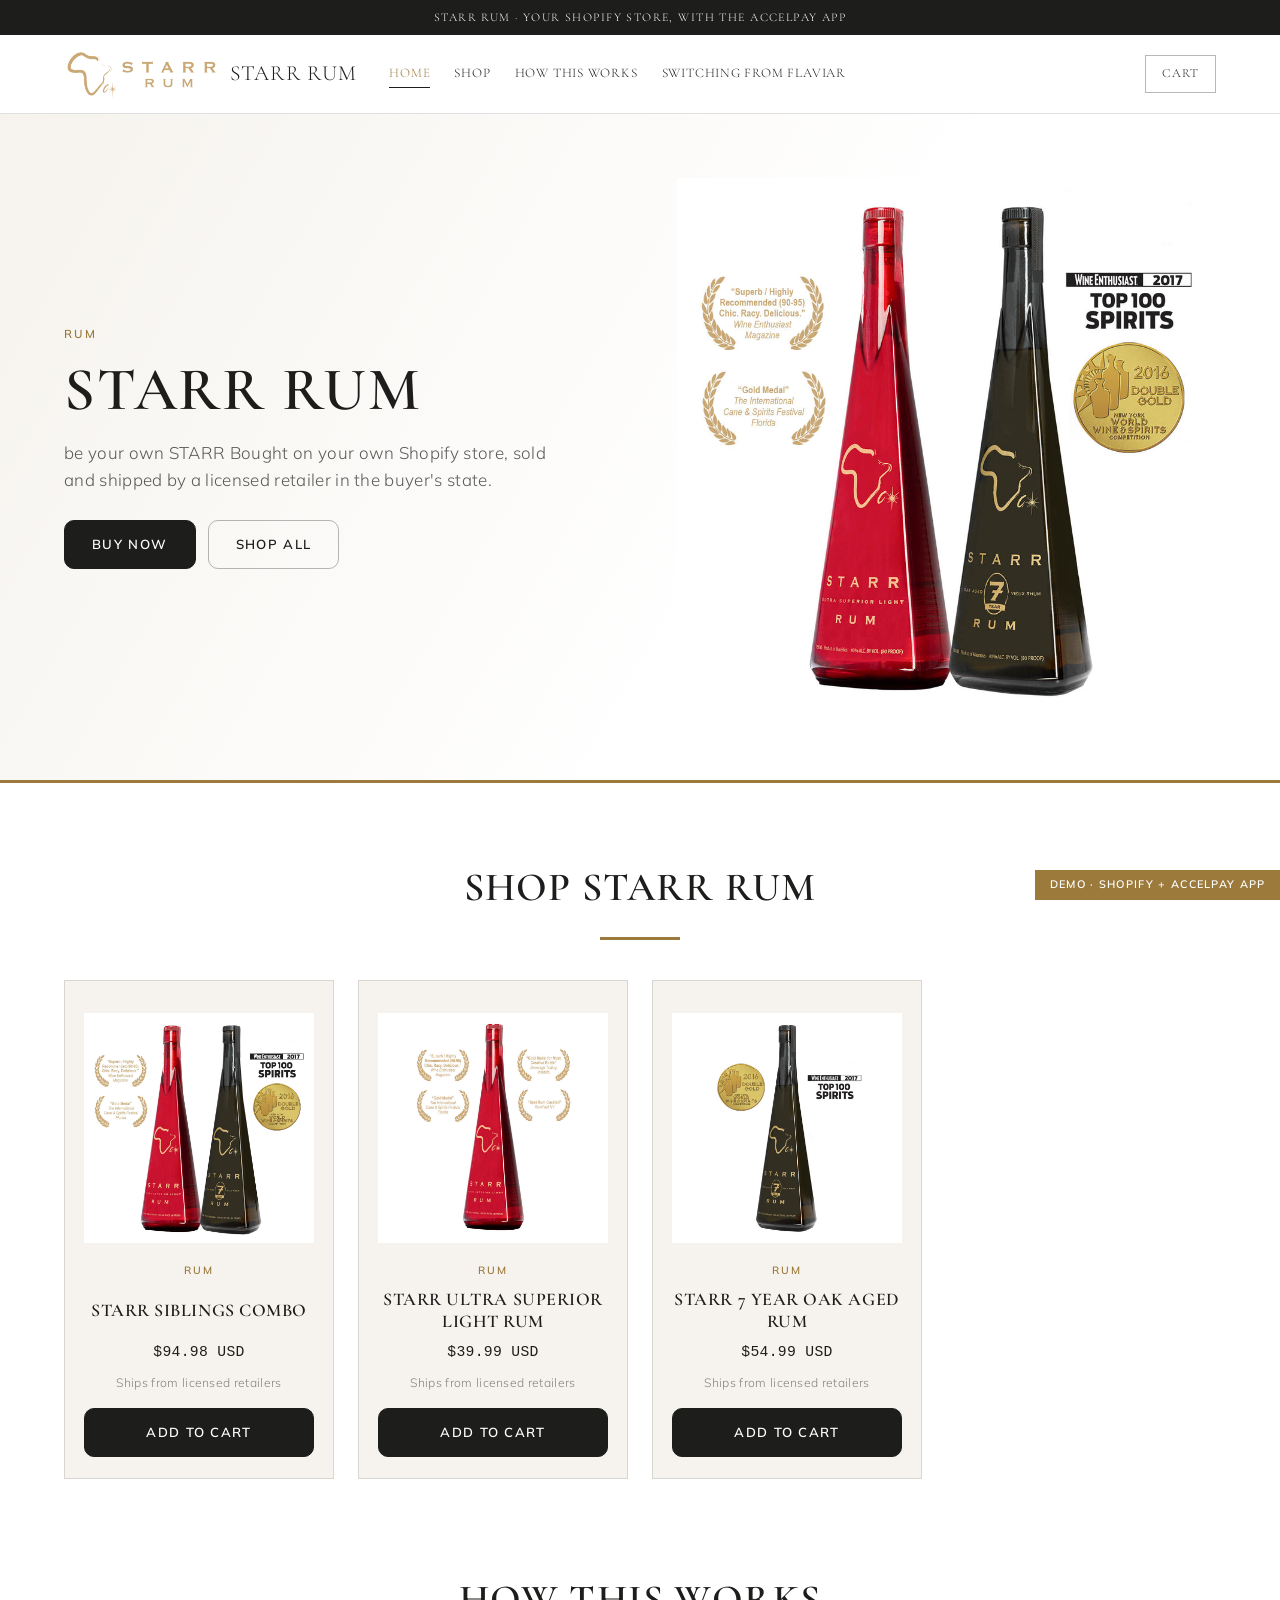
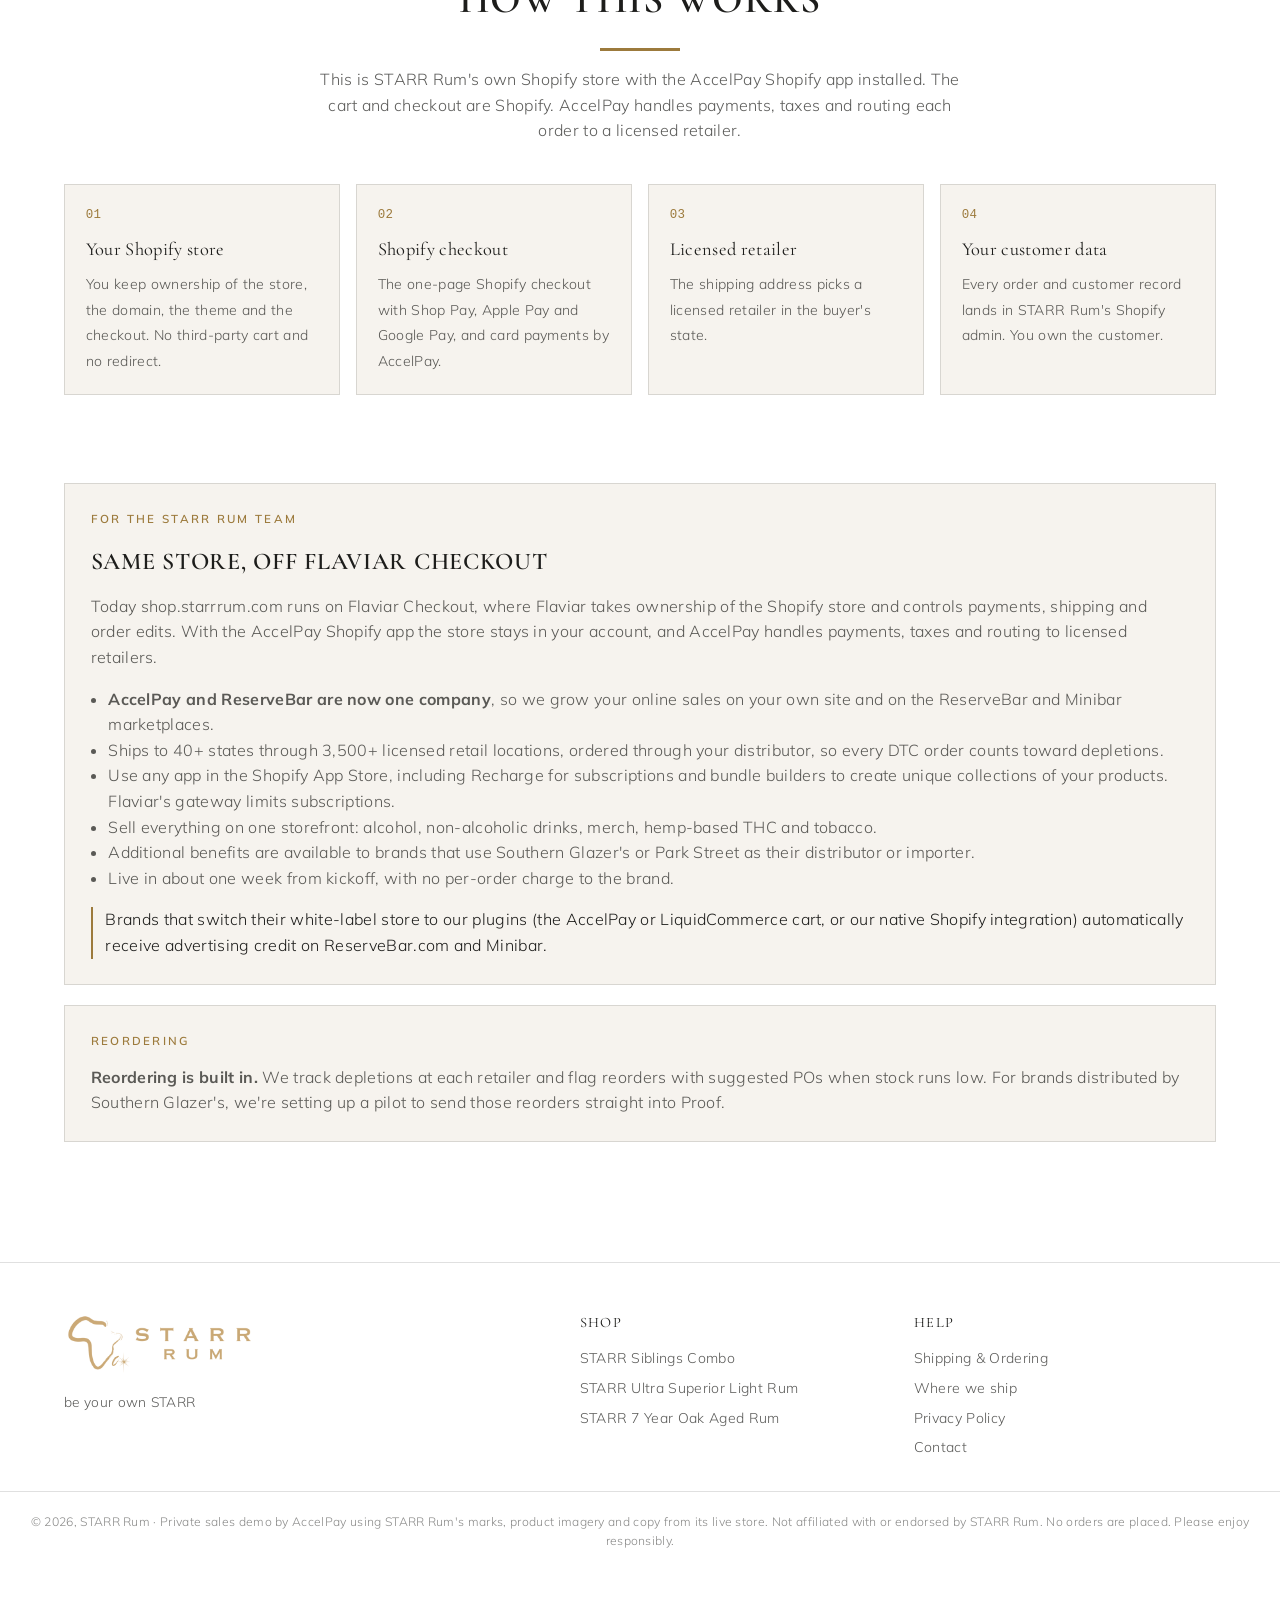
<file: index.html>
<!doctype html>
<html lang="en">
<head>
<meta charset="utf-8">
<meta name="viewport" content="width=device-width,initial-scale=1">
<title>STARR Rum | AccelPay demo</title>
<meta name="robots" content="noindex,nofollow">
<link rel="icon" href="assets/logo.png">
<link rel="preconnect" href="https://fonts.googleapis.com">
<link rel="preconnect" href="https://fonts.gstatic.com" crossorigin>
<link rel="stylesheet" href="https://fonts.googleapis.com/css2?family=Cormorant+Garamond:wght@500;600;700&family=Mulish:wght@300;400;600;700&display=swap">
<link rel="stylesheet" href="styles.css?v=1">
</head>
<body>
<div class="announce">STARR Rum &middot; your Shopify store, with the AccelPay app</div>
<header class="top">
  <div class="hdr">
    <a href="index.html" class="brand-link"><img class="logo" src="assets/logo.png" alt="STARR Rum"><span class="wordmark">STARR Rum</span></a>
    <nav class="main">
      <a href="index.html" aria-current="page">Home</a><a href="index.html#shop">Shop</a><a href="index.html#how">How this works</a><a href="index.html#switch">Switching from Flaviar</a>
    </nav>
    <div class="hdr-actions">
      <button class="burger" id="burger" aria-label="Menu">&#9776;</button>
      <button class="cart-pill" data-cart-toggle aria-label="Open cart">
        <span class="lbl">Cart</span>
        <span class="count" data-cart-count hidden>0</span>
      </button>
    </div>
  </div>
</header>

<section class="hero">
  <div class="hero-inner">
    <div>
      <div class="eyebrow">rum</div>
      <h1>STARR Rum</h1>
      <p>be your own STARR Bought on your own Shopify store, sold and shipped by a licensed retailer in the buyer's state.</p>
      <div style="display:flex;gap:.75rem;flex-wrap:wrap"><a class="btn" href="product.html?p=rum-bundle">Buy now</a><a class="btn ghost" href="#shop">Shop all</a></div>
    </div>
    <div class="shot"><img src="assets/p-rum-bundle.jpg" alt="STARR Siblings Combo"></div>
  </div>
</section>

<section class="band" id="shop">
  <div class="section-head">
    <h2>Shop STARR Rum</h2>
    <div class="rule"></div>
    <p style="font-size:.9rem;color:var(--muted)"></p>
  </div>
  <div class="grid" id="collection-grid"></div>
</section>

<section class="band" id="how" style="padding-top:1rem">
  <div class="section-head">
    <h2>How this works</h2>
    <div class="rule"></div>
    <p>This is STARR Rum's own Shopify store with the AccelPay Shopify app installed. The cart and checkout are Shopify. AccelPay handles payments, taxes and routing each order to a licensed retailer.</p>
  </div>
  <div class="how">
    <div class="step"><span class="n">01</span><b>Your Shopify store</b><span>You keep ownership of the store, the domain, the theme and the checkout. No third-party cart and no redirect.</span></div>
    <div class="step"><span class="n">02</span><b>Shopify checkout</b><span>The one-page Shopify checkout with Shop Pay, Apple Pay and Google Pay, and card payments by AccelPay.</span></div>
    <div class="step"><span class="n">03</span><b>Licensed retailer</b><span>The shipping address picks a licensed retailer in the buyer's state.</span></div>
    <div class="step"><span class="n">04</span><b>Your customer data</b><span>Every order and customer record lands in STARR Rum's Shopify admin. You own the customer.</span></div>
  </div>
</section>

<section class="band" id="switch" style="padding-top:1rem">
  <div class="panel">
    <div class="eyebrow">For the STARR Rum team</div>
    <h2>Same store, off Flaviar Checkout</h2>
    <p style="margin:0 0 1rem">Today shop.starrrum.com runs on Flaviar Checkout, where Flaviar takes ownership of the Shopify store and controls payments, shipping and order edits. With the AccelPay Shopify app the store stays in your account, and AccelPay handles payments, taxes and routing to licensed retailers.</p>
    <ul style="margin:0 0 1rem;padding-left:1.1rem"><li><b>AccelPay and ReserveBar are now one company</b>, so we grow your online sales on your own site and on the ReserveBar and Minibar marketplaces.</li><li>Ships to 40+ states through 3,500+ licensed retail locations, ordered through your distributor, so every DTC order counts toward depletions.</li><li>Use any app in the Shopify App Store, including Recharge for subscriptions and bundle builders to create unique collections of your products. Flaviar's gateway limits subscriptions.</li><li>Sell everything on one storefront: alcohol, non-alcoholic drinks, merch, hemp-based THC and tobacco.</li><li>Additional benefits are available to brands that use Southern Glazer's or Park Street as their distributor or importer.</li><li>Live in about one week from kickoff, with no per-order charge to the brand.</li></ul>
    <p class="credit">Brands that switch their white-label store to our plugins (the AccelPay or LiquidCommerce cart, or our native Shopify integration) automatically receive advertising credit on ReserveBar.com and Minibar.</p>
  </div>
  <div class="panel">
    <div class="eyebrow">Reordering</div>
    <p style="margin:0" class="reorder"><b>Reordering is built in.</b> We track depletions at each retailer and flag reorders with suggested POs when stock runs low. For brands distributed by Southern Glazer's, we're setting up a pilot to send those reorders straight into Proof.</p>
  </div>
</section>
<footer class="site">
  <div class="ft">
    <div>
      <img src="assets/logo.png" alt="STARR Rum" style="height:64px;width:auto">
      <p style="font-size:.86rem;margin-top:1rem;max-width:24rem;color:var(--muted)">be your own STARR</p>
    </div>
    <div><h4>Shop</h4><ul><li><a href="product.html?p=rum-bundle">STARR Siblings Combo</a></li><li><a href="product.html?p=ultra-superior-light-rum">STARR Ultra Superior Light Rum</a></li><li><a href="product.html?p=oak-age-7yr-vieux-rhum-rum">STARR 7 Year Oak Aged Rum</a></li></ul></div>
    <div><h4>Help</h4><ul>
      <li><a href="index.html#how">Shipping &amp; Ordering</a></li>
      <li><a href="index.html#how">Where we ship</a></li>
      <li><a href="#">Privacy Policy</a></li>
      <li><a href="#">Contact</a></li></ul></div>
  </div>
  <div class="legal-row">
    &copy; 2026, STARR Rum &middot; Private sales demo by AccelPay using STARR Rum's marks, product imagery and copy from its live store. Not affiliated with or endorsed by STARR Rum.
    No orders are placed. Please enjoy responsibly.
  </div>
</footer>

<div class="scrim" id="scrim"></div>
<aside class="drawer" id="drawer" aria-label="Your cart">
  <div class="dh"><h2>Your cart</h2><button class="x" id="drawer-close" aria-label="Close">&times;</button></div>
  <div class="cols"><span>Product</span><span>Total</span></div>
  <div class="items" id="drawer-items"></div>
  <div class="df" id="drawer-foot"></div>
</aside>
<div class="ribbon">Demo &middot; Shopify + AccelPay app</div>
<script src="data.js?v=1"></script>
<script src="app.js?v=1"></script>
</body>
</html>
</file>
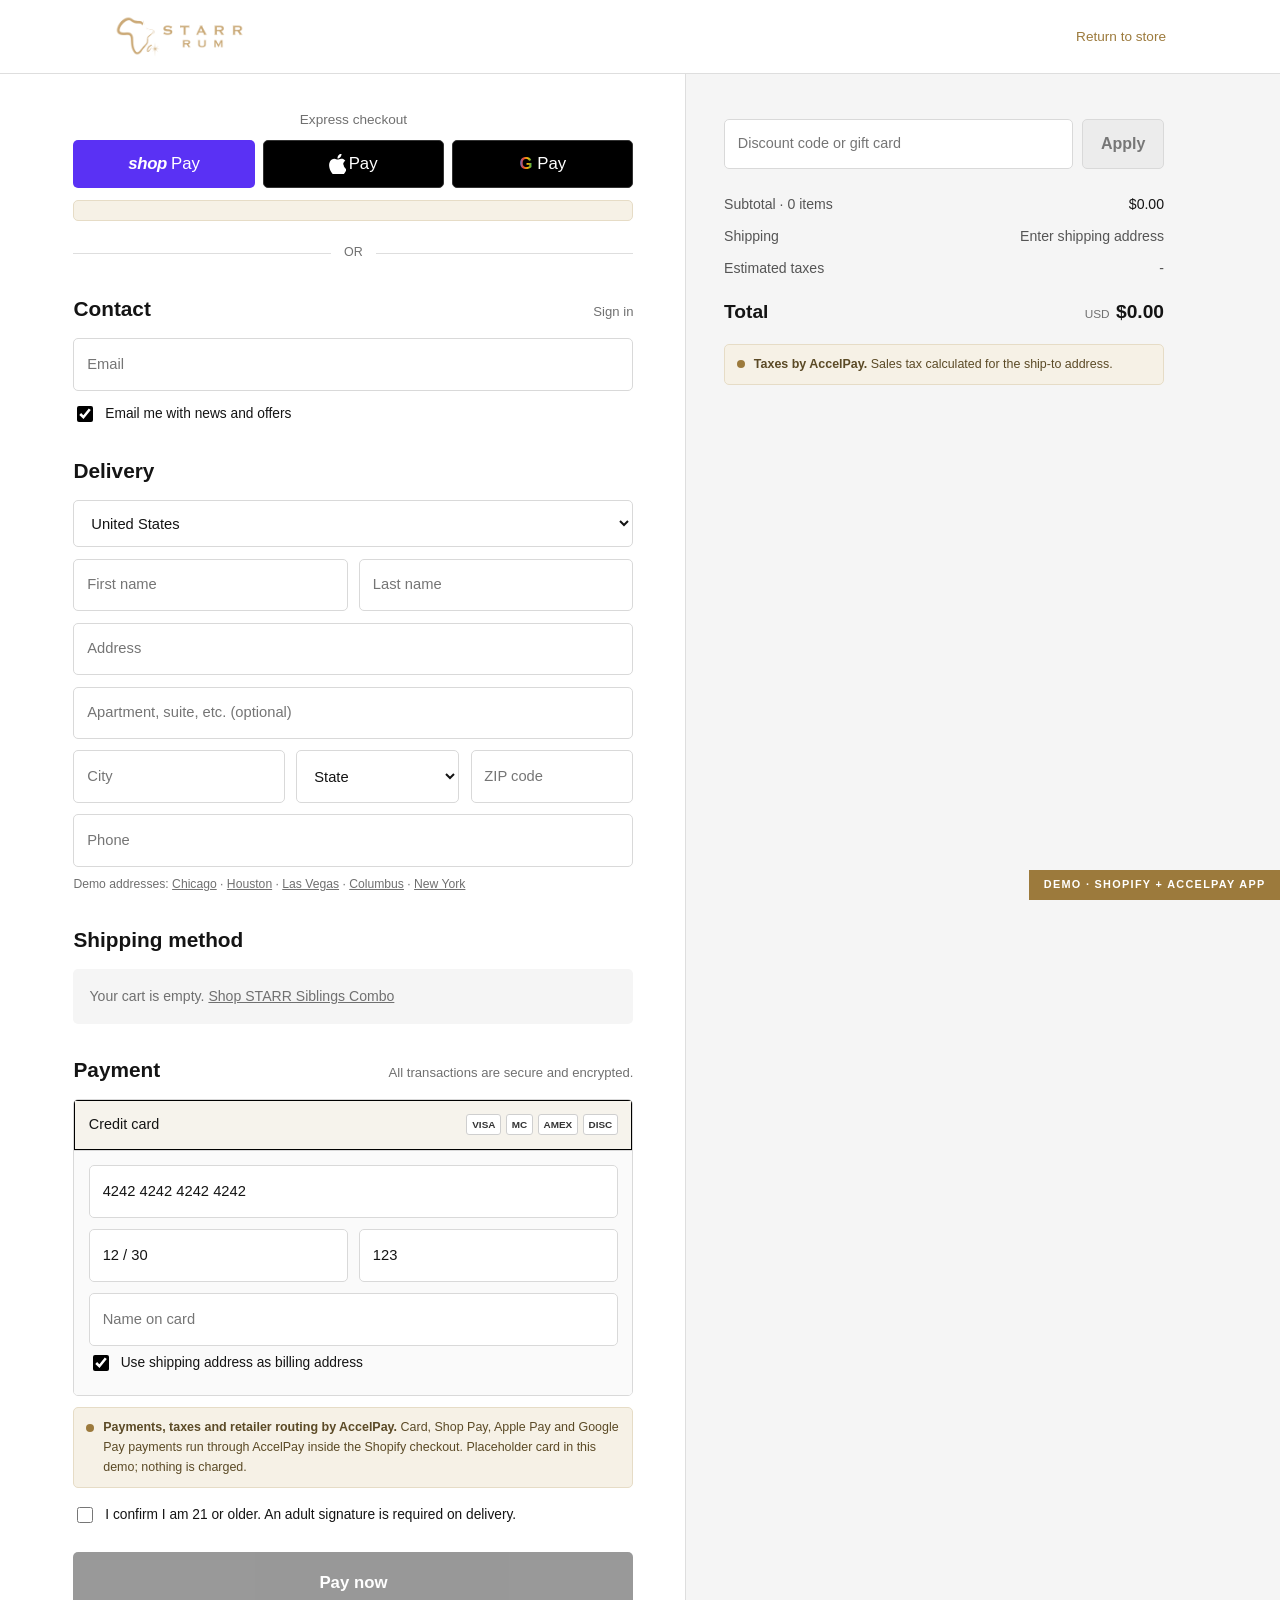
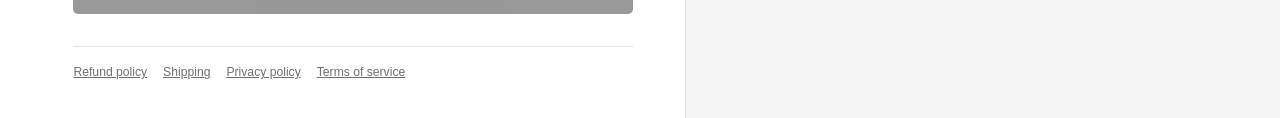
<file: checkout.html>
<!doctype html>
<html lang="en">
<head>
<meta charset="utf-8">
<meta name="viewport" content="width=device-width,initial-scale=1">
<title>Checkout | STARR Rum</title>
<meta name="robots" content="noindex,nofollow">
<link rel="icon" href="assets/logo.png">
<link rel="preconnect" href="https://fonts.googleapis.com">
<link rel="preconnect" href="https://fonts.gstatic.com" crossorigin>
<link rel="stylesheet" href="https://fonts.googleapis.com/css2?family=Cormorant+Garamond:wght@500;600;700&family=Mulish:wght@300;400;600;700&display=swap">
<link rel="stylesheet" href="styles.css?v=1">
</head>
<body class="co">
<div class="co-head"><div class="in">
  <a href="index.html"><img src="assets/logo.png" alt="STARR Rum"></a>
  <a class="bag" href="product.html">Return to store</a>
</div></div>

<div id="confirmed" hidden>
  <div class="thanks">
    <h1>Thank you!</h1>
    <p>This is a demo, so nothing was charged and no order was sent.</p>
    <p class="num" id="order-num"></p>
    <p id="order-by"></p>
    <p id="order-total"></p>
    <p style="font-size:.85rem">On the live store, this order and the customer record appear in STARR Rum's Shopify admin.</p>
    <a class="pay-btn" href="index.html" style="display:inline-block;width:auto;padding:.9rem 1.6rem;text-decoration:none">Continue shopping</a>
  </div>
</div>

<div id="checkout-view" class="checkout">
  <div class="co-left"><div class="inner">
    <form id="co-form" autocomplete="off">
      <div class="xp-title">Express checkout</div>
      <div id="xpay-top"></div>
      <div id="xpay-note" class="callout" hidden></div>
      <div class="or"><span>OR</span></div>
      <div class="co-h">Contact <small>Sign in</small></div>
      <input class="co-field" type="email" name="email" placeholder="Email" required>
      <label class="co-chk"><input type="checkbox" checked> Email me with news and offers</label>

      <div class="co-h">Delivery</div>
      <select class="co-field" aria-label="Country/Region"><option>United States</option></select>
      <div class="co-row">
        <input class="co-field" name="first" placeholder="First name" required>
        <input class="co-field" name="last" placeholder="Last name" required>
      </div>
      <input class="co-field" name="address1" placeholder="Address" required>
      <input class="co-field" name="address2" placeholder="Apartment, suite, etc. (optional)">
      <div class="co-row3">
        <input class="co-field" name="city" placeholder="City" required>
        <select class="co-field" id="state" aria-label="State" required><option value="">State</option><option value="AL">Alabama</option><option value="AK">Alaska</option><option value="AZ">Arizona</option><option value="AR">Arkansas</option><option value="CA">California</option><option value="CO">Colorado</option><option value="CT">Connecticut</option><option value="DE">Delaware</option><option value="DC">District of Columbia</option><option value="FL">Florida</option><option value="GA">Georgia</option><option value="HI">Hawaii</option><option value="ID">Idaho</option><option value="IL">Illinois</option><option value="IN">Indiana</option><option value="IA">Iowa</option><option value="KS">Kansas</option><option value="KY">Kentucky</option><option value="LA">Louisiana</option><option value="ME">Maine</option><option value="MD">Maryland</option><option value="MA">Massachusetts</option><option value="MI">Michigan</option><option value="MN">Minnesota</option><option value="MS">Mississippi</option><option value="MO">Missouri</option><option value="MT">Montana</option><option value="NE">Nebraska</option><option value="NV">Nevada</option><option value="NH">New Hampshire</option><option value="NJ">New Jersey</option><option value="NM">New Mexico</option><option value="NY">New York</option><option value="NC">North Carolina</option><option value="ND">North Dakota</option><option value="OH">Ohio</option><option value="OK">Oklahoma</option><option value="OR">Oregon</option><option value="PA">Pennsylvania</option><option value="RI">Rhode Island</option><option value="SC">South Carolina</option><option value="SD">South Dakota</option><option value="TN">Tennessee</option><option value="TX">Texas</option><option value="UT">Utah</option><option value="VT">Vermont</option><option value="VA">Virginia</option><option value="WA">Washington</option><option value="WV">West Virginia</option><option value="WI">Wisconsin</option><option value="WY">Wyoming</option></select>
        <input class="co-field" id="zip" name="zip" placeholder="ZIP code" inputmode="numeric" maxlength="5" required>
      </div>
      <input class="co-field" name="phone" placeholder="Phone" type="tel">
      <div style="font-size:.76rem;color:#707070;margin:-.2rem 0 .3rem">Demo addresses:
        <a href="#" data-fill="233 S Wacker Dr|Chicago|60606" onclick="return false">Chicago</a> &middot;
        <a href="#" data-fill="1001 Westheimer Rd|Houston|77006" onclick="return false">Houston</a> &middot;
        <a href="#" data-fill="3570 Las Vegas Blvd S|Las Vegas|89109" onclick="return false">Las Vegas</a> &middot;
        <a href="#" data-fill="411 Woody Hayes Dr|Columbus|43210" onclick="return false">Columbus</a> &middot;
        <a href="#" data-fill="350 E 13th St|New York|10009" onclick="return false">New York</a>
      </div>

      <div class="co-h">Shipping method</div>
      <div id="rates"></div>

      <div class="co-h">Payment <small>All transactions are secure and encrypted.</small></div>
      <div class="pay-box">
        <div class="ph"><span>Credit card</span><span class="cards"><span>VISA</span><span>MC</span><span>AMEX</span><span>DISC</span></span></div>
        <div class="pb">
          <input class="co-field" placeholder="Card number" value="4242 4242 4242 4242" aria-label="Card number">
          <div class="co-row">
            <input class="co-field" placeholder="Expiration date (MM / YY)" value="12 / 30" aria-label="Expiration">
            <input class="co-field" placeholder="Security code" value="123" aria-label="Security code">
          </div>
          <input class="co-field" placeholder="Name on card" aria-label="Name on card" style="margin-bottom:.3rem">
          <label class="co-chk"><input type="checkbox" checked> Use shipping address as billing address</label>
        </div>
      </div>
      <div class="callout"><span class="dot"></span><span><b>Payments, taxes and retailer routing by AccelPay.</b> Card, Shop Pay, Apple Pay and Google Pay payments run through AccelPay inside the Shopify checkout. Placeholder card in this demo; nothing is charged.</span></div>
      <label class="co-chk" style="margin-top:1rem"><input type="checkbox" required> I confirm I am 21 or older. An adult signature is required on delivery.</label>
      <button class="pay-btn" id="pay" type="submit" disabled>Pay now</button>
      <div class="co-links"><a href="#">Refund policy</a><a href="#">Shipping</a><a href="#">Privacy policy</a><a href="#">Terms of service</a></div>
    </form>
  </div></div>
  <div class="co-right"><div class="inner" id="os"></div></div>
</div>
<div class="ribbon">Demo &middot; Shopify + AccelPay app</div>
<script src="data.js?v=1"></script>
<script src="app.js?v=1"></script>
</body>
</html>
</file>
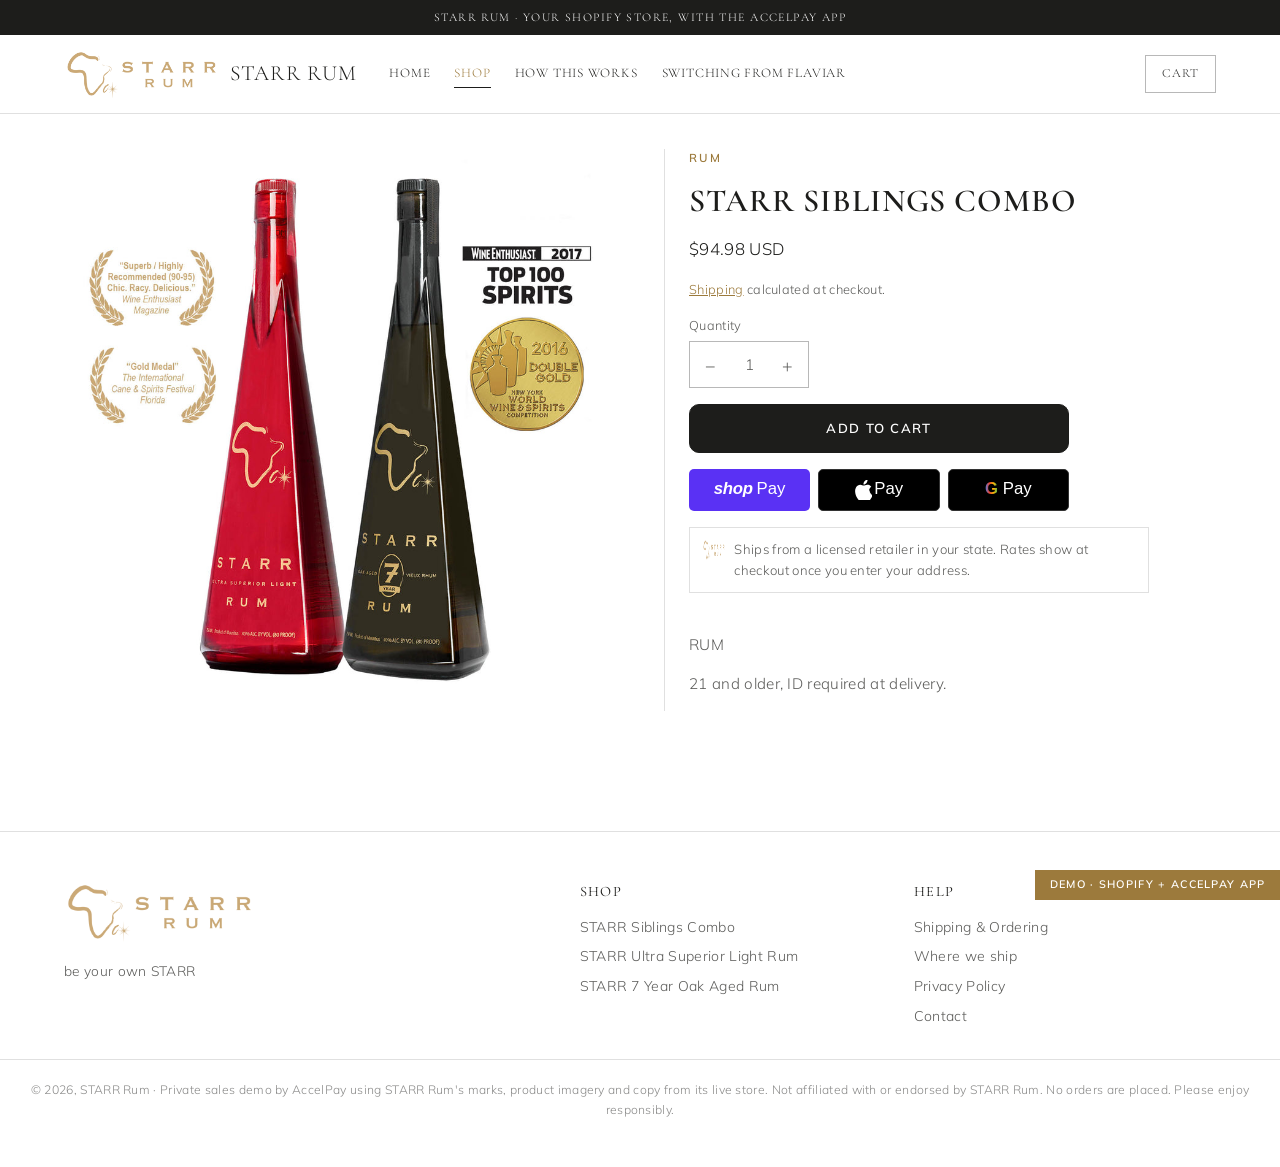
<file: product.html>
<!doctype html>
<html lang="en">
<head>
<meta charset="utf-8">
<meta name="viewport" content="width=device-width,initial-scale=1">
<title>STARR Rum | AccelPay demo</title>
<meta name="robots" content="noindex,nofollow">
<link rel="icon" href="assets/logo.png">
<link rel="preconnect" href="https://fonts.googleapis.com">
<link rel="preconnect" href="https://fonts.gstatic.com" crossorigin>
<link rel="stylesheet" href="https://fonts.googleapis.com/css2?family=Cormorant+Garamond:wght@500;600;700&family=Mulish:wght@300;400;600;700&display=swap">
<link rel="stylesheet" href="styles.css?v=1">
</head>
<body>
<div class="announce">STARR Rum &middot; your Shopify store, with the AccelPay app</div>
<header class="top">
  <div class="hdr">
    <a href="index.html" class="brand-link"><img class="logo" src="assets/logo.png" alt="STARR Rum"><span class="wordmark">STARR Rum</span></a>
    <nav class="main">
      <a href="index.html">Home</a><a href="index.html#shop" aria-current="page">Shop</a><a href="index.html#how">How this works</a><a href="index.html#switch">Switching from Flaviar</a>
    </nav>
    <div class="hdr-actions">
      <button class="burger" id="burger" aria-label="Menu">&#9776;</button>
      <button class="cart-pill" data-cart-toggle aria-label="Open cart">
        <span class="lbl">Cart</span>
        <span class="count" data-cart-count hidden>0</span>
      </button>
    </div>
  </div>
</header>

<main class="band" style="padding-top:2.2rem">
  <div class="pdp" id="pdp" data-handle="rum-bundle"></div>
</main>
<script>
(function () { var p = new URLSearchParams(location.search).get('p'); if (p) document.getElementById('pdp').setAttribute('data-handle', p); })();
</script>
<footer class="site">
  <div class="ft">
    <div>
      <img src="assets/logo.png" alt="STARR Rum" style="height:64px;width:auto">
      <p style="font-size:.86rem;margin-top:1rem;max-width:24rem;color:var(--muted)">be your own STARR</p>
    </div>
    <div><h4>Shop</h4><ul><li><a href="product.html?p=rum-bundle">STARR Siblings Combo</a></li><li><a href="product.html?p=ultra-superior-light-rum">STARR Ultra Superior Light Rum</a></li><li><a href="product.html?p=oak-age-7yr-vieux-rhum-rum">STARR 7 Year Oak Aged Rum</a></li></ul></div>
    <div><h4>Help</h4><ul>
      <li><a href="index.html#how">Shipping &amp; Ordering</a></li>
      <li><a href="index.html#how">Where we ship</a></li>
      <li><a href="#">Privacy Policy</a></li>
      <li><a href="#">Contact</a></li></ul></div>
  </div>
  <div class="legal-row">
    &copy; 2026, STARR Rum &middot; Private sales demo by AccelPay using STARR Rum's marks, product imagery and copy from its live store. Not affiliated with or endorsed by STARR Rum.
    No orders are placed. Please enjoy responsibly.
  </div>
</footer>

<div class="scrim" id="scrim"></div>
<aside class="drawer" id="drawer" aria-label="Your cart">
  <div class="dh"><h2>Your cart</h2><button class="x" id="drawer-close" aria-label="Close">&times;</button></div>
  <div class="cols"><span>Product</span><span>Total</span></div>
  <div class="items" id="drawer-items"></div>
  <div class="df" id="drawer-foot"></div>
</aside>
<div class="ribbon">Demo &middot; Shopify + AccelPay app</div>
<script src="data.js?v=1"></script>
<script src="app.js?v=1"></script>
</body>
</html>
</file>
<file: styles.css>
/* STARR Rum x AccelPay demo. Base: woodsonwhiskey-accelpay-demo. */

:root {
  --black: #ffffff; --panel: #f6f3ee; --panel-2: #ece7df; --ink: #1d1d1b;
  --muted: rgba(29,29,27,.72); --muted-2: rgba(29,29,27,.52); --line: rgba(0,0,0,.12); --line-2: rgba(0,0,0,.28);
  --gold: #1d1d1b; --gold-hi: #9c7a3c; --gold-soft: rgba(0,0,0,.05); --green: #2f6b4f; --red: #c00000;
  --head: #1d1d1b; --btn-ink: #ffffff; --img-bg: #f6f3ee; --drawer-bg: #ffffff; --ann-bg: #1d1d1b; --ann-ink: #ffffff; --co-head-bg: #ffffff;
  --serif: "Cormorant Garamond", Georgia, serif; --sans: "Mulish", -apple-system, BlinkMacSystemFont, "Helvetica Neue", Arial, sans-serif;
  --mono: ui-monospace, SFMono-Regular, Menlo, monospace; --maxw: 1200px; --btn-radius: 10px;
  --cart-glyph: url("data:image/svg+xml;utf8,<svg xmlns='http://www.w3.org/2000/svg' viewBox='0 0 24 24' fill='none' stroke='black' stroke-width='2' stroke-linecap='round' stroke-linejoin='round'><path d='M6 2 3 6v14a2 2 0 0 0 2 2h14a2 2 0 0 0 2-2V6l-3-4z'/><path d='M3 6h18'/><path d='M16 10a4 4 0 0 1-8 0'/></svg>");
}

* { box-sizing: border-box; }
html { scroll-behavior: smooth; }
body {
  margin: 0; background: var(--black); color: var(--ink);
  font-family: var(--sans); font-weight: 300; font-size: 16px; line-height: 1.6;
  letter-spacing: .02em; -webkit-font-smoothing: antialiased;
}
img { max-width: 100%; display: block; }
a { color: inherit; }
button { font: inherit; cursor: pointer; color: inherit; }
:focus-visible { outline: 2px solid var(--gold); outline-offset: 2px; }

/* ---------------------------------------------------------------- header */
.announce {
  background: var(--ann-bg); color: var(--ann-ink); text-align: center;
  font-family: var(--serif); font-size: .74rem; letter-spacing: .12em;
  text-transform: uppercase; padding: .5rem 1rem;
}
header.top { position: sticky; top: 0; z-index: 60; background: var(--black); border-bottom: 1px solid var(--line); }
.hdr { max-width: var(--maxw); margin: 0 auto; padding: .8rem 1.5rem; display: flex; align-items: center; gap: 2rem; }
.hdr img.logo { height: 62px; width: auto; }
nav.main { display: flex; gap: 1.5rem; flex-wrap: wrap; }
nav.main a {
  font-family: var(--serif); font-size: .82rem; letter-spacing: .06em; text-transform: uppercase;
  text-decoration: none; color: var(--head); padding: .2rem 0; border-bottom: 1px solid transparent;
}
nav.main a:hover, nav.main a[aria-current] { color: var(--gold-hi); border-bottom-color: var(--gold); }
.hdr-actions { margin-left: auto; display: flex; align-items: center; gap: .75rem; }
.cart-pill {
  display: inline-flex; align-items: center; gap: .5rem; background: transparent;
  border: 1px solid var(--line-2); color: var(--head); padding: .5rem 1rem;
  font-family: var(--serif); font-size: .78rem; letter-spacing: .08em; text-transform: uppercase;
}
.cart-pill:hover { border-color: var(--gold); color: var(--gold-hi); }
.cart-pill .count {
  background: var(--gold); color: var(--btn-ink); min-width: 1.35rem; height: 1.35rem; border-radius: 999px;
  display: inline-grid; place-items: center; font-family: var(--mono); font-size: .7rem; padding: 0 .3rem;
}
.cart-pill .count[hidden] { display: none; }
.burger { display: none; background: none; border: none; font-size: 1.5rem; line-height: 1; color: var(--head); }

/* ---------------------------------------------------------------- type + buttons */
.eyebrow { font-family: var(--sans); font-size: .72rem; font-weight: 600; letter-spacing: .2em; text-transform: uppercase; color: var(--gold-hi); margin-bottom: .9rem; }
h1, h2, h3 { font-family: var(--serif); font-weight: 400; letter-spacing: .03em; }
.rule { width: 190px; height: 2px; margin: 1.1rem auto 0; background: linear-gradient(90deg, transparent, var(--gold), transparent); }

.btn {
  display: inline-flex; align-items: center; justify-content: center; gap: .5rem;
  background: var(--gold); color: var(--btn-ink); border: 1px solid var(--gold); border-radius: var(--btn-radius, 0);
  padding: .8rem 1.7rem; font-family: var(--sans); font-weight: 600; font-size: .82rem;
  letter-spacing: .1em; text-transform: uppercase; text-decoration: none;
}
.btn:hover { background: var(--gold-hi); border-color: var(--gold-hi); }
.btn.ghost { background: transparent; color: var(--head); border-color: var(--line-2); }
.btn.ghost:hover { border-color: var(--gold); color: var(--gold-hi); }
.btn:disabled { opacity: .4; cursor: not-allowed; }
.btn.block { width: 100%; }

/* ---------------------------------------------------------------- hero */
.hero { position: relative; overflow: hidden; border-bottom: 1px solid var(--line); }
.hero-inner { max-width: var(--maxw); margin: 0 auto; padding: 4rem 1.5rem; display: grid; grid-template-columns: 1.05fr 1fr; gap: 3rem; align-items: center; }
.hero h1 { font-size: clamp(2.3rem, 5.4vw, 3.8rem); line-height: 1.08; margin: 0 0 1rem; text-transform: uppercase; }
.hero p { color: var(--muted); font-size: 1.06rem; margin: 0 0 1.7rem; max-width: 32rem; }
.hero .shot img { width: 100%; max-height: 560px; object-fit: contain; }

/* ---------------------------------------------------------------- sections */
.band { max-width: var(--maxw); margin: 0 auto; padding: 4.5rem 1.5rem; }
.section-head { text-align: center; margin-bottom: 2.5rem; }
.section-head h2 { font-size: clamp(1.8rem, 4vw, 2.5rem); margin: 0; text-transform: uppercase; }
.section-head p { color: var(--muted); margin: 1rem auto 0; max-width: 40rem; }

.grid { display: grid; grid-template-columns: repeat(auto-fill, minmax(240px, 1fr)); gap: 1.5rem; }
.card {
  background: var(--panel); border: 1px solid var(--line); padding: 1.4rem 1.2rem 1.3rem;
  display: flex; flex-direction: column; gap: .55rem; text-align: center; text-decoration: none; color: inherit;
}
.card:hover { border-color: var(--gold); }
.card .shot { height: 250px; display: grid; place-items: center; overflow: hidden; }
.card .shot img { max-height: 250px; width: auto; object-fit: contain; }
.card h3 { font-size: 1.12rem; margin: 0; line-height: 1.25; text-transform: uppercase; min-height: 2.8rem; display: grid; place-items: center; }
.card .tag { font-size: .66rem; font-weight: 600; letter-spacing: .16em; text-transform: uppercase; color: var(--gold-hi); }
.card .price { font-family: var(--mono); font-size: .92rem; margin-top: auto; }
.card .avail { font-size: .76rem; color: var(--muted-2); }

.split { display: grid; grid-template-columns: 1fr 1fr; gap: 3rem; align-items: center; }
.split img { width: 100%; }
.split p { color: var(--muted); }

/* how it works */
.how { display: grid; grid-template-columns: repeat(4, 1fr); gap: 1rem; }
.how .step { border: 1px solid var(--line); padding: 1.3rem; background: var(--panel); }
.how .step b { display: block; font-family: var(--serif); font-weight: 400; font-size: 1.15rem; margin-bottom: .4rem; color: var(--head); }
.how .step span { font-size: .88rem; color: var(--muted); }
.how .step .n { font-family: var(--mono); color: var(--gold-hi); font-size: .78rem; display: block; margin-bottom: .6rem; }

.rb-note {
  display: flex; align-items: center; gap: .75rem; border: 1px solid var(--line); background: var(--panel);
  padding: .7rem .9rem; font-size: .84rem; color: var(--muted);
}
.rb-note b { color: var(--head); font-weight: 600; }
.rb-note a { color: var(--gold-hi); }
.rb-mark { font-family: var(--serif); font-size: .72rem; letter-spacing: .14em; text-transform: uppercase; border: 1px solid var(--gold); color: var(--gold-hi); padding: .2rem .45rem; white-space: nowrap; }

/* ---------------------------------------------------------------- product page (Shopify theme) */
.pdp { display: grid; grid-template-columns: minmax(0,1fr) minmax(0,1fr); gap: 3rem; align-items: start; }
.pdp .gallery { display: flex; flex-direction: column; gap: .8rem; min-width: 0; }
.pdp .gallery .main { background: var(--img-bg); display: grid; place-items: center; min-height: 420px; }
.pdp .gallery .main img { max-height: 560px; width: auto; object-fit: contain; }
.pdp .thumbs { display: flex; gap: .5rem; }
.pdp .thumbs button { width: 64px; height: 64px; border: 1px solid var(--line); background: var(--img-bg); padding: 3px; display: grid; place-items: center; }
.pdp .thumbs button[aria-selected="true"] { border-color: var(--gold); }
.pdp .thumbs img { max-height: 100%; width: auto; }
.pdp .info { display: flex; flex-direction: column; gap: 1rem; min-width: 0; padding-left: 1.5rem; border-left: 1px solid var(--line); }
.pdp h1 { font-size: 2rem; margin: 0; text-transform: uppercase; line-height: 1.15; }
.pdp .price { font-size: 1.05rem; }
.pdp .small { font-size: .8rem; color: var(--muted); }
.pdp .small a { color: var(--gold-hi); }
.pdp .qty-wrap { display: flex; flex-direction: column; gap: .35rem; font-size: .8rem; color: var(--muted); }
.pdp .desc p { color: var(--muted); margin: 0 0 .9rem; font-size: .95rem; }
.pdp .desc b { color: var(--head); font-weight: 600; }
.qty { display: inline-flex; align-items: center; border: 1px solid var(--line-2); width: max-content; }
.qty button { background: none; border: none; width: 2.6rem; min-height: 2.8rem; font-size: 1.1rem; }
.qty span, .qty input { font-family: var(--sans); min-width: 2.2rem; text-align: center; font-size: .95rem; }
.atc { max-width: 380px; }
.fulfil-line { display: flex; gap: .6rem; align-items: flex-start; font-size: .82rem; color: var(--muted); border: 1px solid var(--line); padding: .7rem .8rem; max-width: 460px; }
.fulfil-line img { width: 22px; height: 22px; border-radius: 5px; flex: none; }
.notice { font-size: .85rem; color: var(--muted); border-left: 2px solid var(--gold); padding: .2rem 0 .2rem .75rem; }

/* ---------------------------------------------------------------- Shopify cart drawer (Dawn-style) */
.scrim { position: fixed; inset: 0; background: rgba(0,0,0,.6); opacity: 0; pointer-events: none; transition: opacity .25s; z-index: 90; }
.scrim.on { opacity: 1; pointer-events: auto; }
.drawer { position: fixed; top: 0; right: 0; height: 100%; width: min(420px, 100%); background: var(--drawer-bg); border-left: 1px solid var(--line); z-index: 100; display: flex; flex-direction: column; transform: translateX(100%); transition: transform .28s ease; }
.drawer.on { transform: none; }
.drawer .dh { display: flex; align-items: center; justify-content: space-between; padding: 1.4rem 1.5rem 1rem; }
.drawer .dh h2 { font-size: 1.5rem; margin: 0; }
.drawer .x { background: none; border: none; font-size: 1.7rem; line-height: 1; color: var(--muted); }
.drawer .cols { display: flex; justify-content: space-between; font-size: .66rem; letter-spacing: .12em; text-transform: uppercase; color: var(--muted-2); padding: 0 1.5rem .6rem; border-bottom: 1px solid var(--line); }
.drawer .items { flex: 1; overflow-y: auto; padding: 0 1.5rem; }
.cline { display: grid; grid-template-columns: 76px minmax(0,1fr) auto; gap: 1rem; padding: 1.2rem 0; border-bottom: 1px solid var(--line); }
.cline .im { background: var(--img-bg); display: grid; place-items: center; height: 92px; }
.cline .im img { max-height: 88px; width: auto; }
.cline .nm { font-size: .92rem; line-height: 1.3; }
.cline .pr { font-size: .84rem; color: var(--muted); margin: .2rem 0 .6rem; }
.cline .qrow { display: flex; align-items: center; gap: .6rem; }
.cline .qty button { min-height: 2.2rem; width: 2.2rem; }
.cline .rm { background: none; border: none; color: var(--muted); font-size: 1rem; padding: 0; }
.cline .tot { font-size: .9rem; }
.empty { text-align: center; color: var(--muted); padding: 3rem 1rem; }
.drawer .df { border-top: 1px solid var(--line); padding: 1.2rem 1.5rem 1.5rem; display: flex; flex-direction: column; gap: .7rem; }
.drawer .df .est { display: flex; justify-content: space-between; font-size: 1rem; }
.drawer .df .small { font-size: .78rem; color: var(--muted); }

/* ---------------------------------------------------------------- Shopify one-page checkout */
body.co { background: #fff; color: #141414; font-family: -apple-system, BlinkMacSystemFont, "Segoe UI", Roboto, "Helvetica Neue", Arial, sans-serif; font-weight: 400; letter-spacing: 0; }
.co-head { border-bottom: 1px solid #dedede; background: var(--co-head-bg); }
.co-head .in { max-width: 1100px; margin: 0 auto; padding: .9rem 1.5rem; display: flex; align-items: center; justify-content: space-between; }
.co-head img { height: 54px; width: auto; }
.co-head a.bag { color: var(--gold-hi); font-size: .85rem; text-decoration: none; }
.checkout { display: grid; grid-template-columns: minmax(0,1.15fr) minmax(0,1fr); min-height: calc(100vh - 80px); }
.co-left { padding: 2.2rem clamp(1rem, 4vw, 3.5rem); min-width: 0; }
.co-left .inner { max-width: 560px; margin-left: auto; }
.co-right { background: #f5f5f5; border-left: 1px solid #dedede; padding: 2.2rem clamp(1rem, 3vw, 3rem); min-width: 0; }
.co-right .inner { max-width: 440px; position: sticky; top: 1.5rem; }
.co-h { font-size: 1.3rem; font-weight: 600; margin: 1.8rem 0 .8rem; display: flex; align-items: baseline; justify-content: space-between; gap: 1rem; }
.co-h:first-child { margin-top: 0; }
.co-h small { font-size: .82rem; font-weight: 400; color: #707070; }
.co-field { width: 100%; border: 1px solid #d9d9d9; border-radius: 5px; padding: .85rem .8rem; font: inherit; font-size: .92rem; margin-bottom: .7rem; background: #fff; color: #141414; min-width: 0; }
.co-field:focus { outline: none; border-color: #000; box-shadow: 0 0 0 1px #000; }
.co-row { display: grid; grid-template-columns: 1fr 1fr; gap: .7rem; }
.co-row3 { display: grid; grid-template-columns: 1.3fr 1fr 1fr; gap: .7rem; }
.co-chk { display: flex; gap: .55rem; align-items: center; font-size: .86rem; margin: .1rem 0 .4rem; }
.co-chk input { accent-color: #000; width: 16px; height: 16px; }
.co-empty { background: #f5f5f5; border-radius: 5px; padding: 1rem; font-size: .88rem; color: #707070; }
.rates { border: 1px solid #d9d9d9; border-radius: 5px; overflow: hidden; }
.rate { display: flex; align-items: center; gap: .8rem; padding: .95rem .9rem; border-bottom: 1px solid #d9d9d9; cursor: pointer; }
.rate:last-child { border-bottom: none; }
.rate.on { background: #f6f3ec; box-shadow: inset 0 0 0 1px #000; }
.rate input { accent-color: #000; width: 17px; height: 17px; flex: none; }
.rate .ic { width: 30px; height: 30px; border-radius: 7px; flex: none; }
.rate .t { flex: 1; min-width: 0; font-size: .9rem; }
.rate .t span { display: block; color: #707070; font-size: .8rem; margin-top: .1rem; }
.rate .p { font-size: .9rem; font-weight: 600; white-space: nowrap; }
.callout { display: flex; gap: .55rem; align-items: flex-start; font-size: .78rem; color: #5b4a26; background: #f6f1e6; border: 1px solid #e6dcc6; border-radius: 5px; padding: .6rem .75rem; margin-top: .7rem; }
.callout b { font-weight: 600; }
.callout .dot { width: 8px; height: 8px; border-radius: 50%; background: var(--gold); flex: none; margin-top: .35rem; }
.pay-box { border: 1px solid #d9d9d9; border-radius: 5px; overflow: hidden; }
.pay-box .ph { display: flex; justify-content: space-between; align-items: center; background: #f6f3ec; padding: .85rem .9rem; border-bottom: 1px solid #d9d9d9; font-size: .9rem; box-shadow: inset 0 0 0 1px #000; }
.pay-box .ph .cards { display: flex; gap: .3rem; }
.pay-box .ph .cards span { font-size: .62rem; font-weight: 700; border: 1px solid #cfcfcf; border-radius: 3px; padding: .1rem .3rem; background: #fff; color: #333; }
.pay-box .pb { padding: .9rem; background: #fafafa; }
.pay-btn { width: 100%; background: #000; color: #fff; border: none; border-radius: 5px; padding: 1.1rem; font-size: 1.05rem; font-weight: 600; margin-top: 1.2rem; }
.pay-btn:disabled { opacity: .4; cursor: not-allowed; }
.co-legal { font-size: .76rem; color: #707070; margin-top: .9rem; }
.co-links { display: flex; gap: 1rem; flex-wrap: wrap; font-size: .76rem; color: #707070; border-top: 1px solid #e3e3e3; margin-top: 2rem; padding-top: 1rem; }
.os-item { display: flex; gap: .9rem; align-items: center; padding: .4rem 0 1rem; }
.os-item .im { width: 64px; height: 64px; border: 1px solid #dedede; border-radius: 8px; background: var(--img-bg); position: relative; display: grid; place-items: center; padding: 4px; flex: none; }
.os-item .im img { max-height: 100%; width: auto; }
.os-item .im .q { position: absolute; top: -9px; right: -9px; background: #666; color: #fff; min-width: 21px; height: 21px; border-radius: 11px; font-size: .74rem; display: grid; place-items: center; padding: 0 5px; }
.os-item .nm { flex: 1; min-width: 0; font-size: .88rem; }
.os-item .nm span { display: block; color: #707070; font-size: .78rem; }
.os-item .pr { font-size: .88rem; }
.os-disc { display: flex; gap: .6rem; margin: .6rem 0 1.2rem; }
.os-disc input { flex: 1; min-width: 0; border: 1px solid #d9d9d9; border-radius: 5px; padding: .8rem; font: inherit; font-size: .9rem; }
.os-disc button { border: 1px solid #d9d9d9; background: #ececec; color: #777; border-radius: 5px; padding: 0 1.1rem; font-weight: 600; }
.os-line { display: flex; justify-content: space-between; font-size: .88rem; padding: .3rem 0; gap: 1rem; }
.os-line .m { color: #555; }
.os-line.total { font-size: 1.2rem; font-weight: 600; padding-top: .8rem; }
.os-line.total small { font-size: .74rem; color: #707070; font-weight: 400; margin-right: .4rem; }
.thanks { max-width: 600px; margin: 0 auto; padding: 4rem 1.5rem; text-align: center; }
.thanks h1 { font-size: 2rem; margin: 0 0 .5rem; font-weight: 600; font-family: inherit; letter-spacing: 0; }
.thanks p { color: #555; }
.thanks .num { font-family: var(--mono); color: #000; }

/* express checkout buttons (Shopify accelerated checkout) */
.xpay { display: grid; grid-template-columns: repeat(3, minmax(0,1fr)); gap: .5rem; }
.xpay .xb { height: 42px; border: none; border-radius: 5px; display: flex; align-items: center; justify-content: center; gap: .15rem; font-family: -apple-system, BlinkMacSystemFont, "Segoe UI", Roboto, Arial, sans-serif; font-size: 1.05rem; color: #fff; letter-spacing: 0; text-transform: none; }
.xpay.big .xb { height: 48px; }
.xpay .xb span { font-weight: 500; }
.xpay .shop { background: #5a31f4; }
.xpay .shop b { font-weight: 800; font-style: italic; letter-spacing: -.02em; margin-right: .1rem; }
.xpay .apple { background: #000; border: 1px solid #333; }
.xpay .google { background: #000; border: 1px solid #333; }
.xpay .google .g { font-weight: 700; background: linear-gradient(90deg,#4285f4,#ea4335,#fbbc05,#34a853); -webkit-background-clip: text; background-clip: text; color: transparent; margin-right: .15rem; }
.xp-title { text-align: center; font-size: .85rem; color: #707070; margin-bottom: .6rem; }
.or { display: flex; align-items: center; gap: .8rem; color: #707070; font-size: .78rem; margin: 1.4rem 0 .6rem; }
.or::before, .or::after { content: ""; flex: 1; height: 1px; background: #dedede; }

/* panel on the home page */
.panel { background: var(--panel); border: 1px solid var(--line); padding: 1.6rem; }
.panel + .panel { margin-top: 1.25rem; }
.panel h2 { margin: 0 0 .8rem; font-size: 1.5rem; text-transform: uppercase; }
.panel p, .panel li { color: var(--muted); }
.panel .credit { border-left: 2px solid var(--gold); padding-left: .8rem; margin: 0; color: var(--ink); }

/* ---------------------------------------------------------------- footer */
footer.site { border-top: 1px solid var(--line); margin-top: 3rem; }
.ft { max-width: var(--maxw); margin: 0 auto; padding: 3rem 1.5rem 2rem; display: grid; grid-template-columns: 1.6fr 1fr 1fr; gap: 2rem; }
.ft h4 { font-family: var(--serif); font-weight: 400; font-size: .9rem; letter-spacing: .1em; text-transform: uppercase; color: var(--head); margin: 0 0 .8rem; }
.ft ul { list-style: none; margin: 0; padding: 0; display: flex; flex-direction: column; gap: .45rem; font-size: .88rem; color: var(--muted); }
.ft a { text-decoration: none; }
.ft a:hover { color: var(--gold-hi); }
.legal-row { border-top: 1px solid var(--line); padding: 1.25rem 1.5rem 3rem; text-align: center; font-size: .76rem; color: var(--muted-2); }

.ribbon { position: fixed; right: 0; bottom: 0; z-index: 120; background: var(--gold); color: var(--btn-ink); font-size: .68rem; font-weight: 600; letter-spacing: .12em; text-transform: uppercase; padding: .4rem .9rem; }

/* ---------------------------------------------------------------- responsive */
@media (max-width: 960px) {
  .pdp { grid-template-columns: 1fr; gap: 1.5rem; }
  .pdp .info { padding-left: 0; border-left: 0; }
  .checkout { grid-template-columns: 1fr; }
  .co-right { border-left: 0; border-top: 1px solid #dedede; order: -1; }
  .co-left .inner, .co-right .inner { margin: 0 auto; position: static; }
  .hero-inner, .split { grid-template-columns: 1fr; gap: 2rem; }
  .how { grid-template-columns: 1fr 1fr; }
  .ft { grid-template-columns: 1fr 1fr; }
}
@media (max-width: 720px) {
  .co-row, .co-row3 { grid-template-columns: 1fr; gap: 0; }
  .pdp .gallery .main { min-height: 300px; }
  .pdp .gallery .main img { max-height: 340px; }
  .hdr { padding: .6rem 1rem; gap: .75rem; position: relative; }
  .hdr img.logo { height: 46px; }
  nav.main { display: none; }
  nav.main.open { display: flex; flex-direction: column; position: absolute; top: 100%; left: 0; right: 0; background: var(--black); border-bottom: 1px solid var(--line); padding: 1rem 1.5rem; gap: .9rem; }
  .burger { display: block; }
  .hdr-actions { margin-left: auto; }
  .cart-pill { padding: .5rem .8rem; }
  .cart-pill .lbl { display: none; }
  .cart-pill::before { content: ""; width: 1rem; height: 1rem; flex: none; background: currentColor; -webkit-mask: var(--cart-glyph) center/contain no-repeat; mask: var(--cart-glyph) center/contain no-repeat; }
  .band { padding: 3rem 1rem; }
  .hero-inner { padding: 2.5rem 1rem; }
  .how { grid-template-columns: 1fr; }
  .ft { grid-template-columns: 1fr; padding: 2.5rem 1rem 1.5rem; }
  .rb-note { flex-wrap: wrap; }
}


.brand-link { display: flex; align-items: center; gap: .6rem; text-decoration: none; }
.hdr img.logo { height: 52px; max-width: 200px; object-fit: contain; }
.wordmark { font-family: var(--serif); font-size: 1.35rem; letter-spacing: .06em; text-transform: uppercase; color: var(--head); white-space: nowrap; }
.co-head img { height: 44px; max-width: 200px; object-fit: contain; }
h1, h2, h3 { font-weight: 600; }
.hero { background: linear-gradient(120deg, var(--panel) 0%, var(--black) 60%); border-bottom: 3px solid var(--gold-hi); }
.rule { background: var(--gold-hi); height: 3px; width: 80px; }
.card .shot { background: var(--img-bg); }
.card:hover { border-color: var(--gold-hi); }
.btn:hover, .btn.ghost:hover { filter: brightness(1.15); }
.panel .credit { border-left-color: var(--gold-hi); }
.ribbon { background: var(--gold-hi); color: #fff; }
.cart-pill .count { background: var(--gold-hi); color: #fff; }
.callout .dot { background: var(--gold-hi); }
@media (max-width: 720px) { .wordmark { display: none; } }
</file>
